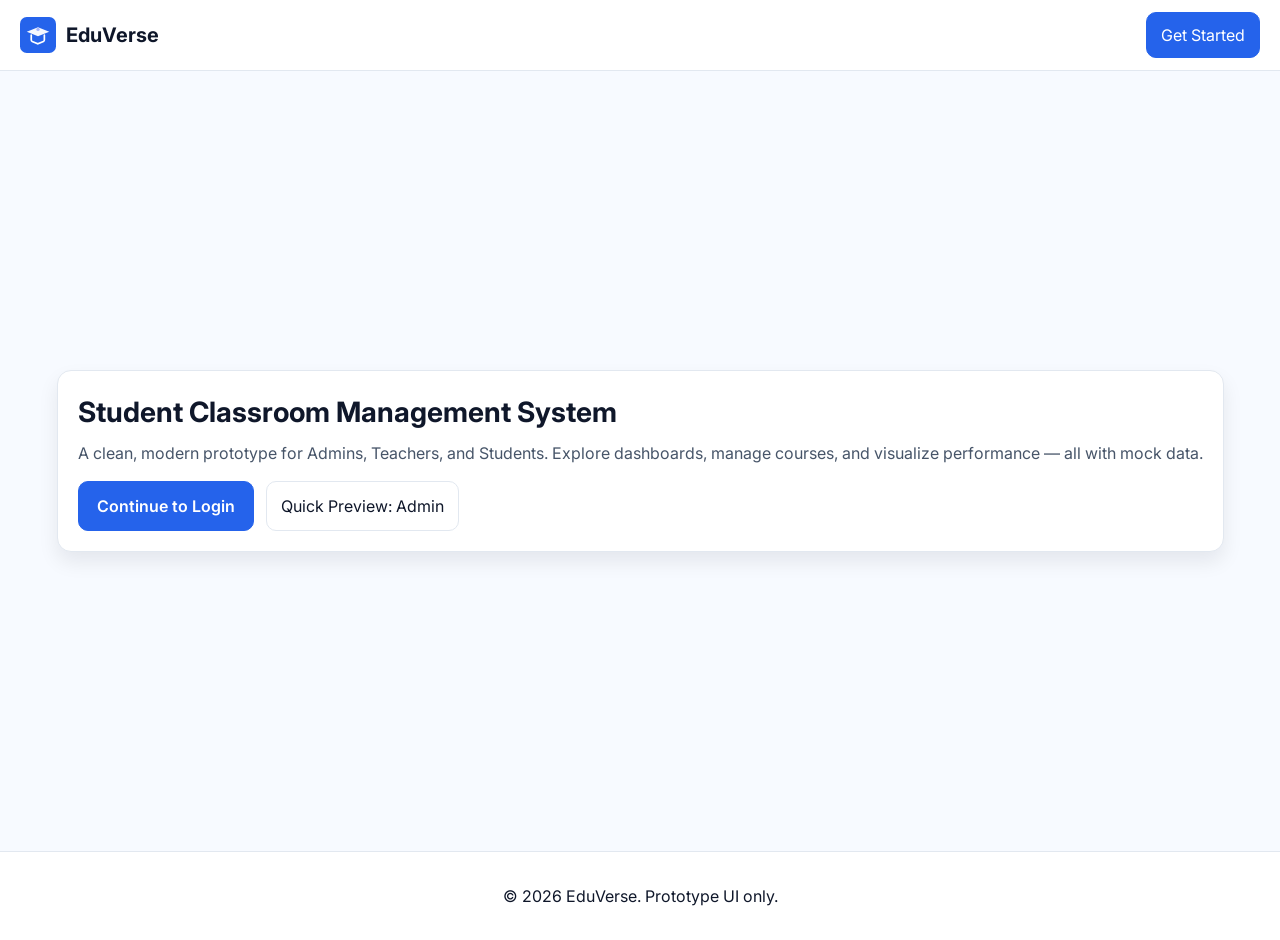
<file: index.html>
<!DOCTYPE html>
<html lang="en">
<head>
	<meta charset="UTF-8" />
	<meta name="viewport" content="width=device-width, initial-scale=1.0" />
	<title>EduVerse – Student Classroom Management</title>
	<link rel="stylesheet" href="/css/styles.css" />
	<link rel="preconnect" href="https://fonts.googleapis.com">
	<link rel="preconnect" href="https://fonts.gstatic.com" crossorigin>
	<link href="https://fonts.googleapis.com/css2?family=Inter:wght@400;500;600;700&display=swap" rel="stylesheet">
</head>
<body class="landing">
	<header class="site-header">
		<div class="brand">
			<img src="/assets/logo.svg" alt="EduVerse" class="logo" />
			<h1>EduVerse</h1>
		</div>
		<nav>
			<a class="btn primary" href="/pages/login.html" id="goLogin">Get Started</a>
		</nav>
	</header>

	<main class="hero">
		<section class="hero-content card elevate">
			<h2 class="headline">Student Classroom Management System</h2>
			<p class="subhead">A clean, modern prototype for Admins, Teachers, and Students. Explore dashboards, manage courses, and visualize performance — all with mock data.</p>
			<div class="cta-row">
				<a class="btn primary lg" href="/pages/login.html" id="ctaLogin">Continue to Login</a>
				<a class="btn ghost" href="/pages/admin-dashboard.html" id="ctaAdmin">Quick Preview: Admin</a>
			</div>
		</section>
	</main>

	<footer class="site-footer">
		<p>© <span id="year"></span> EduVerse. Prototype UI only.</p>
	</footer>

	<script src="/js/data.js"></script>
	<script src="/js/main.js"></script>
	<script>
		// Initialize landing behaviors
		document.getElementById('year').textContent = new Date().getFullYear();

		// Force reliable navigation using JS to avoid environments that preview raw code
		function toLogin(){ EduVerse.routeTo('/pages/login.html'); }
		document.getElementById('goLogin').addEventListener('click', (e)=>{ e.preventDefault(); toLogin(); });
		document.getElementById('ctaLogin').addEventListener('click', (e)=>{ e.preventDefault(); toLogin(); });
		document.getElementById('ctaAdmin').addEventListener('click', (e)=>{ e.preventDefault(); EduVerse.setUser({ id: 0, role: 'Admin', name: 'Administrator' }); EduVerse.routeTo('/pages/admin-dashboard.html'); });
	</script>
</body>
</html>
</file>
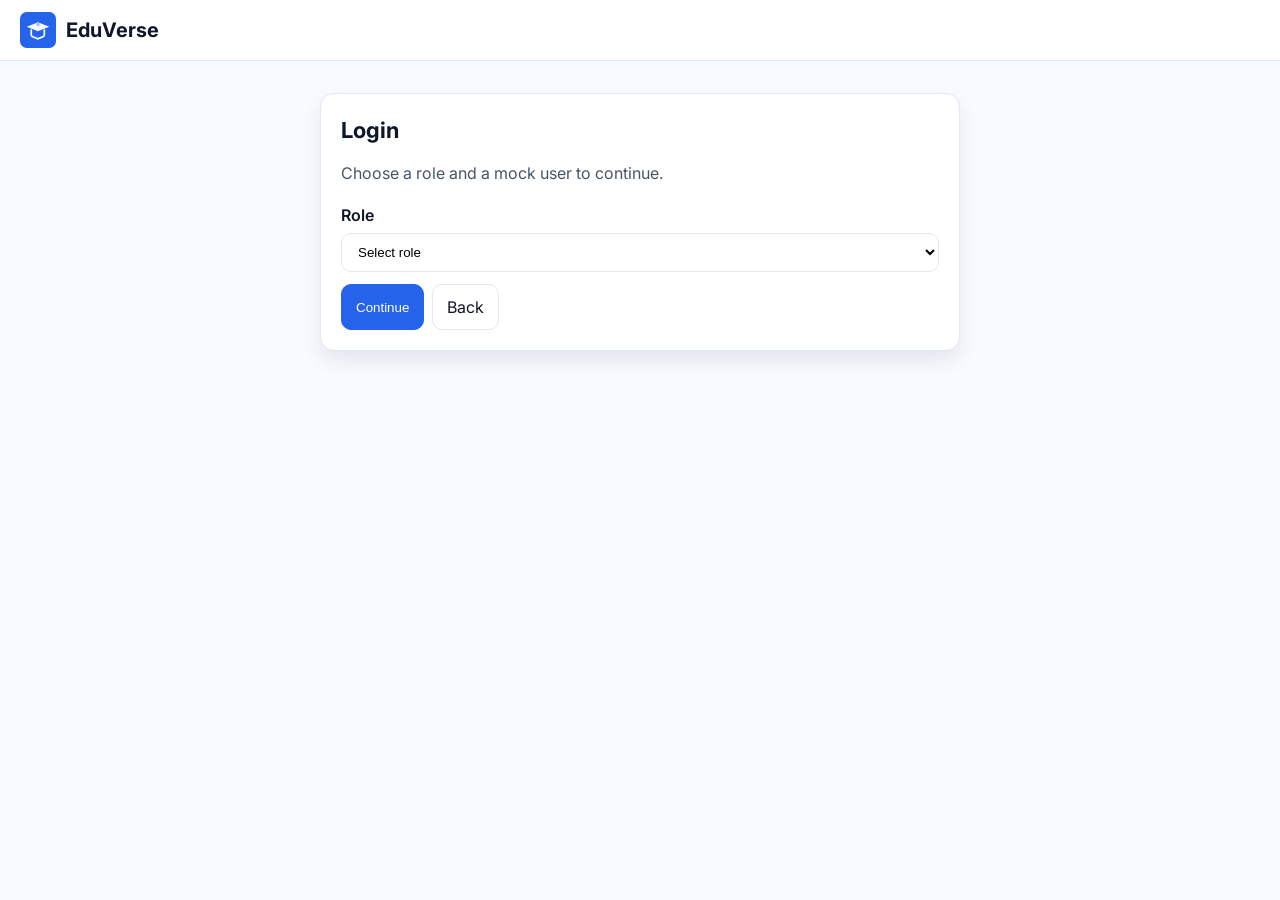
<file: pages/admin-dashboard.html>
<!DOCTYPE html>
<html lang="en">
<head>
	<meta charset="UTF-8" />
	<meta name="viewport" content="width=device-width, initial-scale=1.0" />
	<title>EduVerse – Admin Dashboard</title>
	<link rel="stylesheet" href="/css/styles.css" />
	<link rel="preconnect" href="https://fonts.googleapis.com">
	<link rel="preconnect" href="https://fonts.gstatic.com" crossorigin>
	<link href="https://fonts.googleapis.com/css2?family=Inter:wght@400;500;600;700&display=swap" rel="stylesheet">
</head>
<body>
	<div class="layout">
		<aside class="sidebar">
			<div class="brand" style="margin: 6px 6px 12px;">
				<img src="/assets/logo.svg" class="logo" alt="EduVerse" />
				<h1>EduVerse</h1>
			</div>
			<h3>Admin</h3>
			<nav class="menu">
				<a class="active" href="#">Dashboard</a>
				<a href="/pages/courses.html">Courses</a>
				<a href="/pages/materials.html">Reports</a>
				<a href="/pages/attendance.html">Schedule</a>
				<a href="/pages/login.html">Logout</a>
			</nav>
		</aside>
		<main class="content">
			<h2 class="page-title">Admin Console</h2>
			<p class="page-subtitle">Manage students, teachers, courses, and schedules.</p>

			<section class="stat-cards">
				<div class="stat-card">
					<p class="stat-title">Students</p>
					<p class="stat-value" id="scount">0</p>
					<div class="nav" style="margin-top:8px;">
						<a class="btn" href="#" id="gotoStudents">Manage</a>
					</div>
				</div>
				<div class="stat-card">
					<p class="stat-title">Teachers</p>
					<p class="stat-value" id="tcount">0</p>
					<div class="nav" style="margin-top:8px;">
						<a class="btn" href="#" id="gotoTeachers">Manage</a>
					</div>
				</div>
				<div class="stat-card">
					<p class="stat-title">Courses</p>
					<p class="stat-value" id="ccount">0</p>
					<div class="nav" style="margin-top:8px;">
						<a class="btn" href="./courses.html">Manage</a>
					</div>
				</div>
				<div class="stat-card">
					<p class="stat-title">Schedule</p>
					<p class="stat-value">Week</p>
					<div class="nav" style="margin-top:8px;">
						<a class="btn" href="./attendance.html">View</a>
					</div>
				</div>
			</section>

			<section class="card" style="margin-top:16px;">
				<h3 style="margin-top:0;">Quick Actions</h3>
				<div class="nav">
					<button class="btn" id="addStudent">Add Student</button>
					<button class="btn" id="addTeacher">Add Teacher</button>
					<button class="btn" id="addCourse">Add Course</button>
				</div>
			</section>
		</main>
	</div>

	<script src="/js/data.js"></script>
	<script src="/js/main.js"></script>
	<script>
		EduVerse.ensureRole('Admin');
		document.getElementById('scount').textContent = EduData.students.length;
		document.getElementById('tcount').textContent = EduData.teachers.length;
		document.getElementById('ccount').textContent = EduData.courses.length;

		document.getElementById('addStudent').onclick = () => EduVerse.showToast('Simulated: new student form', 'info');
		document.getElementById('addTeacher').onclick = () => EduVerse.showToast('Simulated: new teacher form', 'info');
		document.getElementById('addCourse').onclick = () => EduVerse.showToast('Simulated: new course form', 'info');
		document.getElementById('gotoStudents').onclick = () => EduVerse.routeTo('./courses.html#students');
		document.getElementById('gotoTeachers').onclick = () => EduVerse.routeTo('./courses.html#teachers');
	</script>
</body>
</html>
</file>
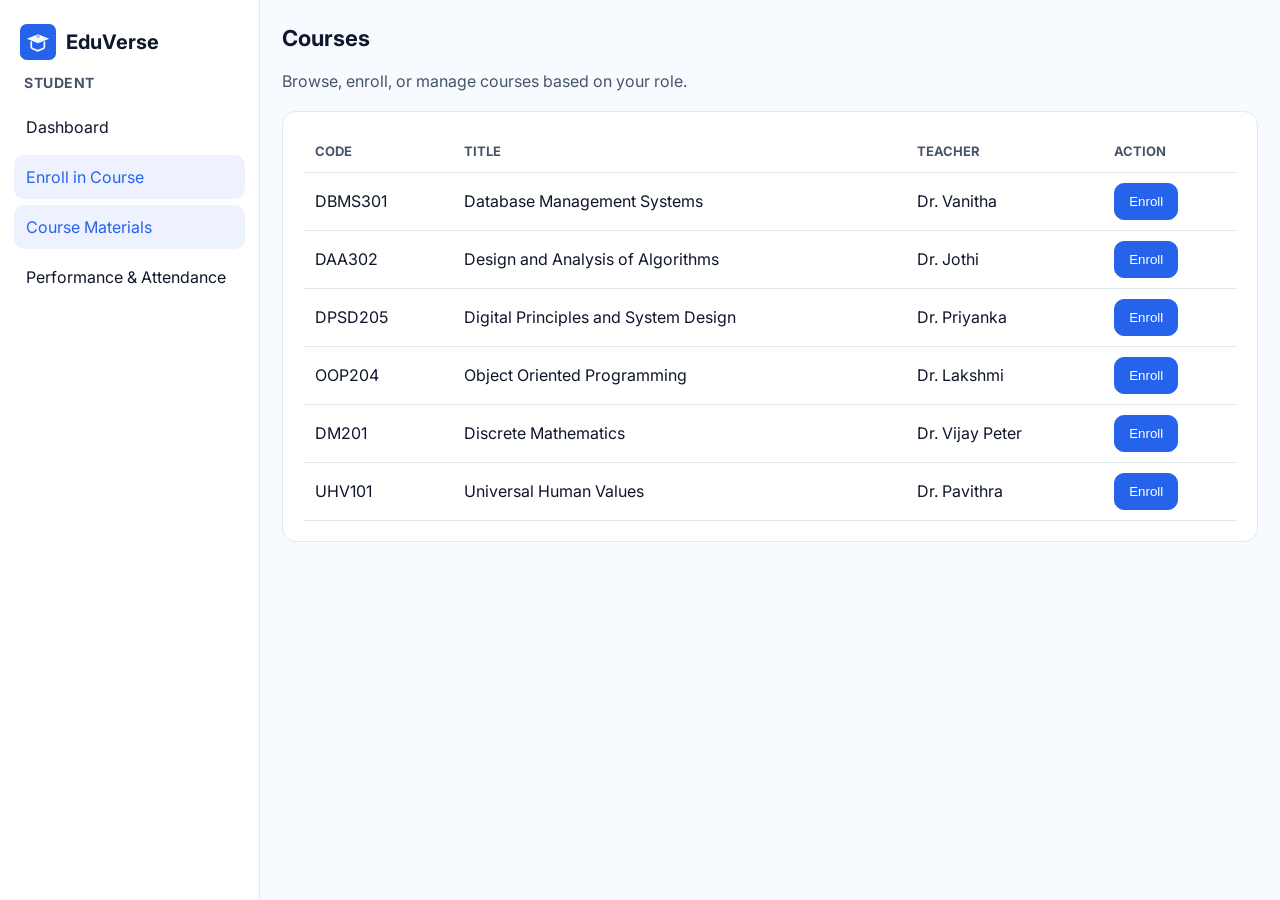
<file: pages/courses.html>
<!DOCTYPE html>
<html lang="en">
<head>
	<meta charset="UTF-8" />
	<meta name="viewport" content="width=device-width, initial-scale=1.0" />
	<title>EduVerse – Courses</title>
	<link rel="stylesheet" href="/css/styles.css" />
	<link rel="preconnect" href="https://fonts.googleapis.com">
	<link rel="preconnect" href="https://fonts.gstatic.com" crossorigin>
	<link href="https://fonts.googleapis.com/css2?family=Inter:wght@400;500;600;700&display=swap" rel="stylesheet">
</head>
<body>
	<div class="layout">
		<aside class="sidebar">
			<div class="brand" style="margin: 6px 6px 12px;">
				<img src="/assets/logo.svg" class="logo" alt="EduVerse" />
				<h1>EduVerse</h1>
			</div>
			<h3 id="roleTitle">Courses</h3>
			<nav class="menu" id="roleMenu"></nav>
		</aside>
		<main class="content">
			<h2 class="page-title">Courses</h2>
			<p class="page-subtitle">Browse, enroll, or manage courses based on your role.</p>

			<section class="card">
				<table>
					<thead><tr><th>Code</th><th>Title</th><th>Teacher</th><th>Action</th></tr></thead>
					<tbody id="courseTable"></tbody>
				</table>
			</section>

			<!-- Admin: Manage Students / Teachers -->
			<section class="grid cols-2" id="adminMgmt" style="margin-top:16px; display:none;">
				<div class="card">
					<h3 style="margin-top:0;">Manage Students</h3>
					<div class="nav" style="margin: 6px 0 10px;">
						<button class="btn primary" id="addStudentBtn">Add Student</button>
					</div>
					<table>
						<thead><tr><th>Name</th><th>Class</th><th>Attendance</th><th>Grade</th><th>Actions</th></tr></thead>
						<tbody id="studentsTable"></tbody>
					</table>
				</div>
				<div class="card">
					<h3 style="margin-top:0;">Manage Teachers</h3>
					<div class="nav" style="margin: 6px 0 10px;">
						<button class="btn primary" id="addTeacherBtn">Add Teacher</button>
					</div>
					<table>
						<thead><tr><th>Name</th><th>Department</th><th>Subject</th><th>Actions</th></tr></thead>
						<tbody id="teachersTable"></tbody>
					</table>
				</div>
			</section>

			<!-- Teacher: Performance Tracker -->
			<section class="card" id="teacherPerf" style="margin-top:16px; display:none;">
				<h3 style="margin-top:0;">Track Student Performance (Simulated)</h3>
				<table>
					<thead><tr><th>Student</th><th>Course</th><th>Grade</th></tr></thead>
					<tbody id="perfTable"></tbody>
				</table>
				<div class="nav" style="margin-top:10px;"><button class="btn primary" id="savePerf">Save</button></div>
			</section>
		</main>
	</div>

	<script src="../js/data.js"></script>
	<script src="../js/main.js"></script>
	<script>
		const user = EduVerse.getUser();
		const roleMenu = document.getElementById('roleMenu');
		const roleTitle = document.getElementById('roleTitle');
		const tableBody = document.getElementById('courseTable');

		function buildMenu(role){
			const m = [];
			if(role==='Student'){
				m.push(['./student-dashboard.html','Dashboard']);
				m.push(['./courses.html','Enroll in Course']);
				m.push(['./materials.html','Course Materials']);
				m.push(['./attendance.html','Performance & Attendance']);
			}else if(role==='Teacher'){
				m.push(['./teacher-dashboard.html','Dashboard']);
				m.push(['./materials.html','Upload Materials']);
				m.push(['./attendance.html','Mark Attendance']);
				m.push(['./courses.html','Track Performance']);
			}else{
				m.push(['./admin-dashboard.html','Dashboard']);
				m.push(['./courses.html','Courses']);
				m.push(['./materials.html','Reports']);
				m.push(['./attendance.html','Schedule']);
			}
			roleMenu.innerHTML = '';
			for(const [href,label] of m){
				const a = document.createElement('a'); a.href = href; a.textContent = label; if(label.includes('Course')) a.classList.add('active'); roleMenu.appendChild(a);
			}
		}

		function renderCoursesForRole(role){
			tableBody.innerHTML = '';
			const enrollments = user && user.role==='Student' ? EduData.listStudentEnrollments(user.id) : new Set();
			for(const c of EduData.courses){
				const tr = document.createElement('tr');
				const t = EduData.findTeacherById(c.teacherId);
				const actionCell = document.createElement('td');
				if(role==='Student'){
					const enrolled = enrollments.has(c.id);
					const btn = document.createElement('button');
					btn.className = 'btn ' + (enrolled ? '' : 'primary');
					btn.textContent = enrolled ? 'Unenroll' : 'Enroll';
					btn.onclick = () => {
						EduData.toggleEnrollment(user.id, c.id);
						EduVerse.showToast(enrolled ? 'Unenrolled' : 'Enrolled', 'success');
						renderCoursesForRole(role);
					};
					actionCell.appendChild(btn);
				}else if(role==='Admin'){
					const assign = document.createElement('select');
					for(const teacher of EduData.teachers){
						const opt = document.createElement('option'); opt.value = teacher.id; opt.textContent = teacher.name; if(teacher.id===c.teacherId) opt.selected=true; assign.appendChild(opt);
					}
					assign.onchange = () => { c.teacherId = Number(assign.value); EduVerse.showToast('Assigned (simulated)', 'info'); renderCoursesForRole(role); };
					actionCell.appendChild(assign);
				}else{
					actionCell.textContent = '-';
				}
				tr.innerHTML = `<td>${c.code}</td><td>${c.title}</td><td>${t?t.name:'-'}</td>`;
				tr.appendChild(actionCell);
				tableBody.appendChild(tr);
			}
		}

		// Admin management (simulated add/edit/delete using in-memory arrays)
		function initAdminMgmt(){
			const wrap = document.getElementById('adminMgmt');
			if((user && user.role)!=='Admin'){ wrap.style.display='none'; return; }
			wrap.style.display='grid';
			const sBody = document.getElementById('studentsTable');
			const tBody = document.getElementById('teachersTable');

			function renderStudents(){
				sBody.innerHTML = '';
				for(const s of EduData.students){
					const tr = document.createElement('tr');
					tr.innerHTML = `<td contenteditable="true">${s.name}</td><td contenteditable="true">${s.class}</td><td contenteditable="true">${s.attendance}</td><td contenteditable="true">${s.grade}</td>`;
					const actions = document.createElement('td');
					const del = document.createElement('button'); del.className='btn'; del.textContent='Delete'; del.onclick=()=>{ const i = EduData.students.indexOf(s); if(i>-1){ EduData.students.splice(i,1); renderStudents(); EduVerse.showToast('Deleted (simulated)','danger'); } };
					actions.appendChild(del); tr.appendChild(actions); sBody.appendChild(tr);
				}
			}
			function renderTeachers(){
				tBody.innerHTML = '';
				for(const t of EduData.teachers){
					const tr = document.createElement('tr');
					tr.innerHTML = `<td contenteditable="true">${t.name}</td><td contenteditable="true">${t.department}</td><td contenteditable="true">${t.subject}</td>`;
					const actions = document.createElement('td');
					const del = document.createElement('button'); del.className='btn'; del.textContent='Delete'; del.onclick=()=>{ const i = EduData.teachers.indexOf(t); if(i>-1){ EduData.teachers.splice(i,1); renderTeachers(); EduVerse.showToast('Deleted (simulated)','danger'); } };
					actions.appendChild(del); tr.appendChild(actions); tBody.appendChild(tr);
				}
			}
			document.getElementById('addStudentBtn').onclick = () => { EduData.students.push({ id: Date.now(), name: 'New Student', class: 'CSE-3B', attendance: 0, grade: 'N' }); renderStudents(); EduVerse.showToast('Added (simulated)','success'); };
			document.getElementById('addTeacherBtn').onclick = () => { EduData.teachers.push({ id: Date.now(), name: 'New Teacher', subject: 'Subject', department: 'Department' }); renderTeachers(); EduVerse.showToast('Added (simulated)','success'); };
			renderStudents();
			renderTeachers();
		}

		// Teacher performance tracker (simple editable grades table)
		function initTeacherPerf(){
			const wrap = document.getElementById('teacherPerf');
			if((user && user.role)!=='Teacher'){ wrap.style.display='none'; return; }
			wrap.style.display='block';
			const tbody = document.getElementById('perfTable');
			tbody.innerHTML = '';
			const myCourses = EduData.courses.filter(c=>c.teacherId===user.id);
			const course = myCourses[0];
			for(const s of EduData.students){
				const tr = document.createElement('tr');
				const grade = document.createElement('input'); grade.type='text'; grade.value = s.grade;
				tr.appendChild(Object.assign(document.createElement('td'),{textContent:s.name}));
				tr.appendChild(Object.assign(document.createElement('td'),{textContent:course?course.code:'-'}));
				const tdg = document.createElement('td'); tdg.appendChild(grade); tr.appendChild(tdg); tbody.appendChild(tr);
			}
			document.getElementById('savePerf').onclick = ()=> EduVerse.showToast('Grades saved (simulated)','success');
		}

		const role = (user && user.role) || 'Student';
		roleTitle.textContent = role;
		buildMenu(role);
		renderCoursesForRole(role);
		initAdminMgmt();
		initTeacherPerf();
	</script>
</body>
</html>
</file>
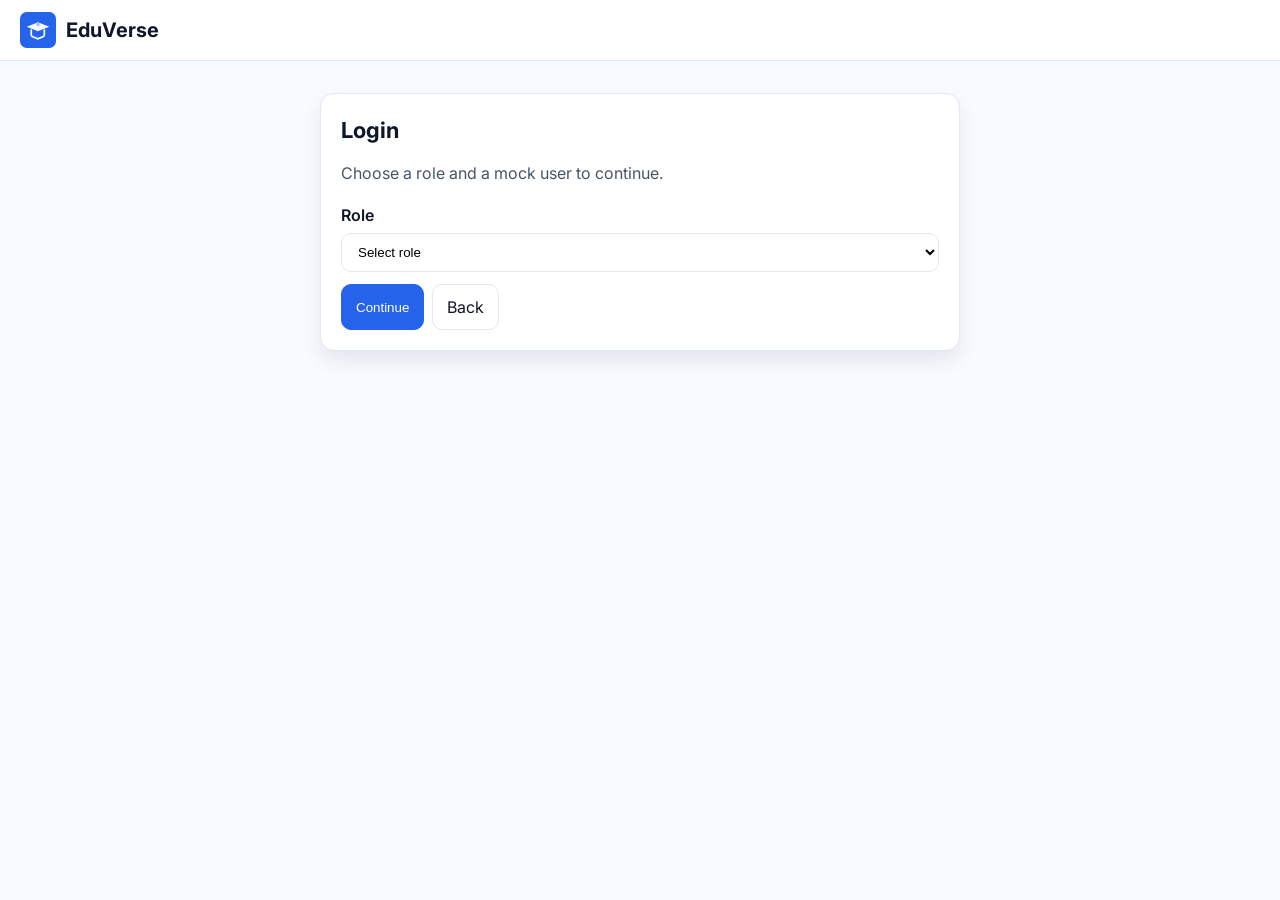
<file: pages/login.html>
<!DOCTYPE html>
<html lang="en">
<head>
	<meta charset="UTF-8" />
	<meta name="viewport" content="width=device-width, initial-scale=1.0" />
	<title>EduVerse – Login</title>
	<link rel="stylesheet" href="/css/styles.css" />
	<link rel="preconnect" href="https://fonts.googleapis.com">
	<link rel="preconnect" href="https://fonts.gstatic.com" crossorigin>
	<link href="https://fonts.googleapis.com/css2?family=Inter:wght@400;500;600;700&display=swap" rel="stylesheet">
</head>
<body>
	<header class="site-header">
		<div class="brand">
			<img src="/assets/logo.svg" class="logo" alt="EduVerse" />
			<h1>EduVerse</h1>
		</div>
	</header>

	<main class="container" style="padding: 32px 0;">
		<section class="card elevate" style="max-width: 640px; margin: 0 auto;">
			<h2 class="page-title">Login</h2>
			<p class="page-subtitle">Choose a role and a mock user to continue.</p>

			<form class="form" id="loginForm">
				<div class="field">
					<label for="role">Role</label>
					<select id="role" required>
						<option value="">Select role</option>
						<option>Student</option>
						<option>Teacher</option>
						<option>Admin</option>
					</select>
				</div>

				<div class="field" id="userPicker" style="display:none;">
					<label for="user">User</label>
					<select id="user"></select>
				</div>

				<div class="nav">
					<button type="submit" class="btn primary">Continue</button>
					<a href="../index.html" class="btn">Back</a>
				</div>
			</form>
		</section>
	</main>

	<script src="/js/data.js"></script>
	<script src="/js/main.js"></script>
	<script>
		const roleEl = document.getElementById('role');
		const userPicker = document.getElementById('userPicker');
		const userEl = document.getElementById('user');

		roleEl.addEventListener('change', () => {
			const role = roleEl.value;
			userEl.innerHTML = '';
			if (!role) { userPicker.style.display = 'none'; return; }
			userPicker.style.display = 'grid';
			let options = [];
			if (role === 'Student') {
				options = EduData.students.map(s => ({ id: s.id, name: s.name }));
			} else if (role === 'Teacher') {
				options = EduData.teachers.map(t => ({ id: t.id, name: t.name }));
			} else {
				options = [{ id: 0, name: 'Administrator' }];
			}
			for (const o of options) {
				const opt = document.createElement('option');
				opt.value = o.id;
				opt.textContent = o.name;
				userEl.appendChild(opt);
			}
		});

		document.getElementById('loginForm').addEventListener('submit', (e) => {
			e.preventDefault();
			const role = roleEl.value;
			const id = Number(userEl.value || 0);
			if (!role) { EduVerse.showToast('Please select a role', 'warn'); return; }
			let name = 'Administrator';
			if (role === 'Student') name = (EduData.students.find(s => s.id === id) || {}).name || 'Student';
			if (role === 'Teacher') name = (EduData.teachers.find(t => t.id === id) || {}).name || 'Teacher';
			EduVerse.setUser({ id, role, name });
			if (role === 'Student') EduVerse.routeTo('/pages/student-dashboard.html');
			if (role === 'Teacher') EduVerse.routeTo('/pages/teacher-dashboard.html');
			if (role === 'Admin') EduVerse.routeTo('/pages/admin-dashboard.html');
		});
	</script>
</body>
</html>
</file>
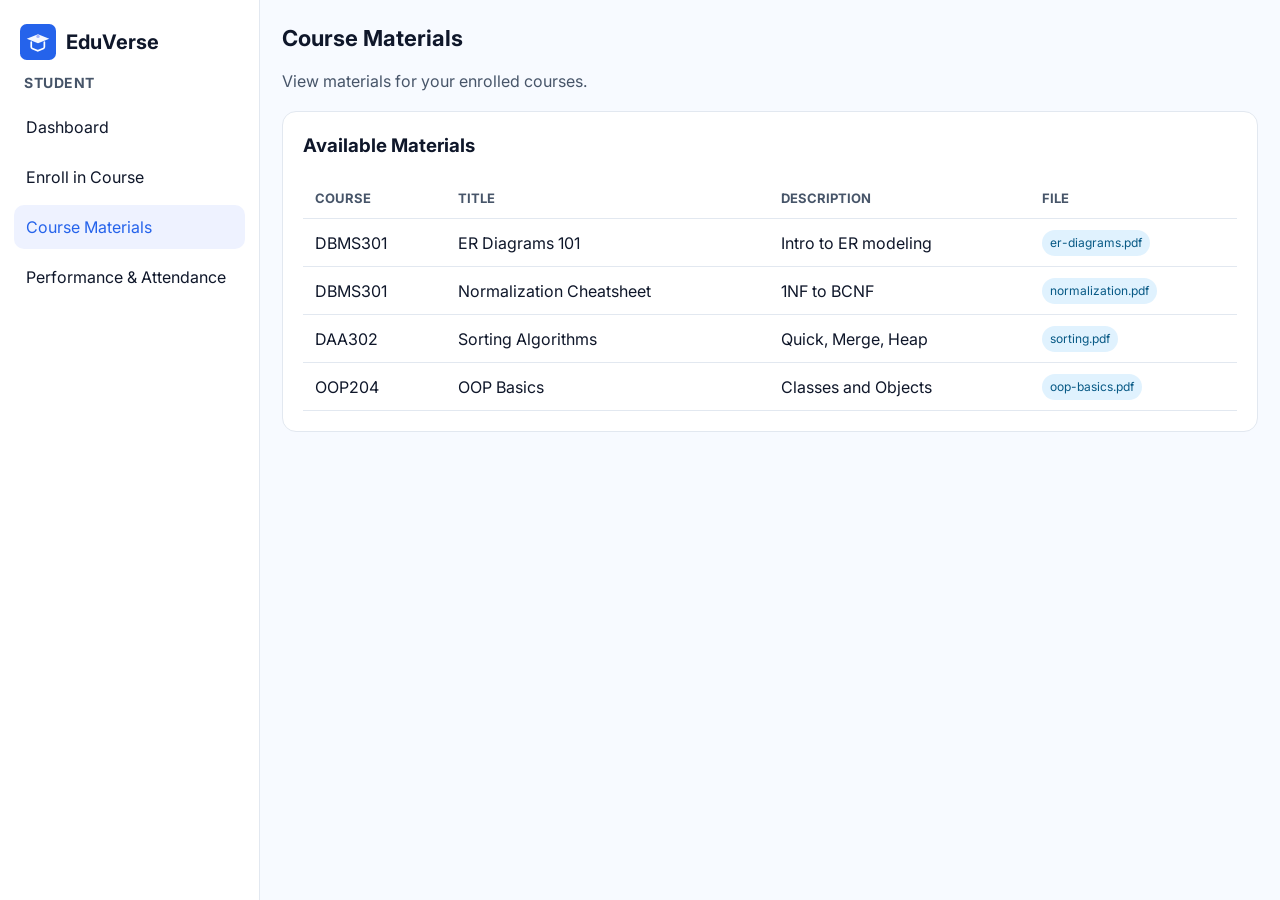
<file: pages/materials.html>
<!DOCTYPE html>
<html lang="en">
<head>
	<meta charset="UTF-8" />
	<meta name="viewport" content="width=device-width, initial-scale=1.0" />
	<title>EduVerse – Materials</title>
	<link rel="stylesheet" href="/css/styles.css" />
	<link rel="preconnect" href="https://fonts.googleapis.com">
	<link rel="preconnect" href="https://fonts.gstatic.com" crossorigin>
	<link href="https://fonts.googleapis.com/css2?family=Inter:wght@400;500;600;700&display=swap" rel="stylesheet">
</head>
<body>
	<div class="layout">
		<aside class="sidebar">
			<div class="brand" style="margin: 6px 6px 12px;">
				<img src="/assets/logo.svg" class="logo" alt="EduVerse" />
				<h1>EduVerse</h1>
			</div>
			<h3 id="roleTitle">Materials</h3>
			<nav class="menu" id="roleMenu"></nav>
		</aside>
		<main class="content">
			<h2 class="page-title" id="pageTitle">Materials</h2>
			<p class="page-subtitle" id="pageSubtitle"></p>

			<section class="card" id="uploadSection" style="display:none;">
				<h3 style="margin-top:0;">Upload Material (Simulated)</h3>
				<form class="form" id="uploadForm">
					<div class="field"><label>Course</label>
						<select id="courseSelect"></select>
					</div>
					<div class="field"><label>Title</label><input type="text" id="matTitle" required /></div>
					<div class="field"><label>Description</label><textarea id="matDesc" rows="3"></textarea></div>
					<div class="field"><label>File</label><input type="file" id="matFile" /></div>
					<button class="btn primary" type="submit">Upload</button>
				</form>
			</section>

			<section class="card" style="margin-top:16px;">
				<h3 style="margin-top:0;">Available Materials</h3>
				<table>
					<thead><tr><th>Course</th><th>Title</th><th>Description</th><th>File</th></tr></thead>
					<tbody id="matTable"></tbody>
				</table>
			</section>
		</main>
	</div>

	<script src="/js/data.js"></script>
	<script src="/js/main.js"></script>
	<script>
		const user = EduVerse.getUser();
		const role = (user && user.role) || 'Student';
		document.getElementById('roleTitle').textContent = role;
		const roleMenu = document.getElementById('roleMenu');
		const matTable = document.getElementById('matTable');
		const uploadSection = document.getElementById('uploadSection');
		const pageTitle = document.getElementById('pageTitle');
		const pageSubtitle = document.getElementById('pageSubtitle');

		function buildMenu(){
			const m = [];
			if(role==='Student'){
				m.push(['./student-dashboard.html','Dashboard']);
				m.push(['./courses.html','Enroll in Course']);
				m.push(['./materials.html','Course Materials']);
				m.push(['./attendance.html','Performance & Attendance']);
			}else if(role==='Teacher'){
				m.push(['./teacher-dashboard.html','Dashboard']);
				m.push(['./materials.html','Upload Materials']);
				m.push(['./attendance.html','Mark Attendance']);
				m.push(['./courses.html','Track Performance']);
			}else{
				m.push(['./admin-dashboard.html','Dashboard']);
				m.push(['./courses.html','Courses']);
				m.push(['./materials.html','Reports']);
				m.push(['./attendance.html','Schedule']);
			}
			roleMenu.innerHTML = '';
			for(const [href,label] of m){
				const a = document.createElement('a'); a.href = href; a.textContent = label; if(label.includes('Material')||label==='Reports') a.classList.add('active'); roleMenu.appendChild(a);
			}
		}

		function renderMaterials(){
			matTable.innerHTML = '';
			const enroll = (role==='Student' && user) ? EduData.listStudentEnrollments(user.id) : new Set(EduData.courses.map(c=>c.id));
			for(const c of EduData.courses){
				if(!enroll.has(c.id)) continue;
				const items = EduData.materialsByCourse[c.id] || [];
				for(const m of items){
					const tr = document.createElement('tr');
					tr.innerHTML = `<td>${c.code}</td><td>${m.title}</td><td>${m.description}</td><td><span class='badge info'>${m.file}</span></td>`;
					matTable.appendChild(tr);
				}
			}
		}

		function initUpload(){
			if(role!=='Teacher'){ uploadSection.style.display='none'; pageTitle.textContent='Course Materials'; pageSubtitle.textContent='View materials for your enrolled courses.'; return; }
			uploadSection.style.display='block'; pageTitle.textContent='Upload Materials'; pageSubtitle.textContent='Add resources for your classes (simulation).';
			const sel = document.getElementById('courseSelect');
			const mine = EduData.courses.filter(c=>c.teacherId===user.id);
			for(const c of mine){ const opt = document.createElement('option'); opt.value = c.id; opt.textContent = `${c.code} – ${c.title}`; sel.appendChild(opt); }
			document.getElementById('uploadForm').addEventListener('submit', (e)=>{
				e.preventDefault();
				const cid = Number(sel.value); const title = document.getElementById('matTitle').value.trim(); const desc = document.getElementById('matDesc').value.trim(); const file = document.getElementById('matFile').value.split('\\').pop() || 'uploaded.pdf';
				if(!title){ EduVerse.showToast('Title required','warn'); return; }
				EduData.materialsByCourse[cid] = EduData.materialsByCourse[cid] || [];
				EduData.materialsByCourse[cid].push({ id: 'm'+Math.random().toString(36).slice(2,7), title, description: desc, file });
				EduVerse.showToast('Uploaded (simulated)','success');
				renderMaterials();
				(e.target).reset();
			});
		}

		buildMenu();
		initUpload();
		renderMaterials();
	</script>
</body>
</html>
</file>
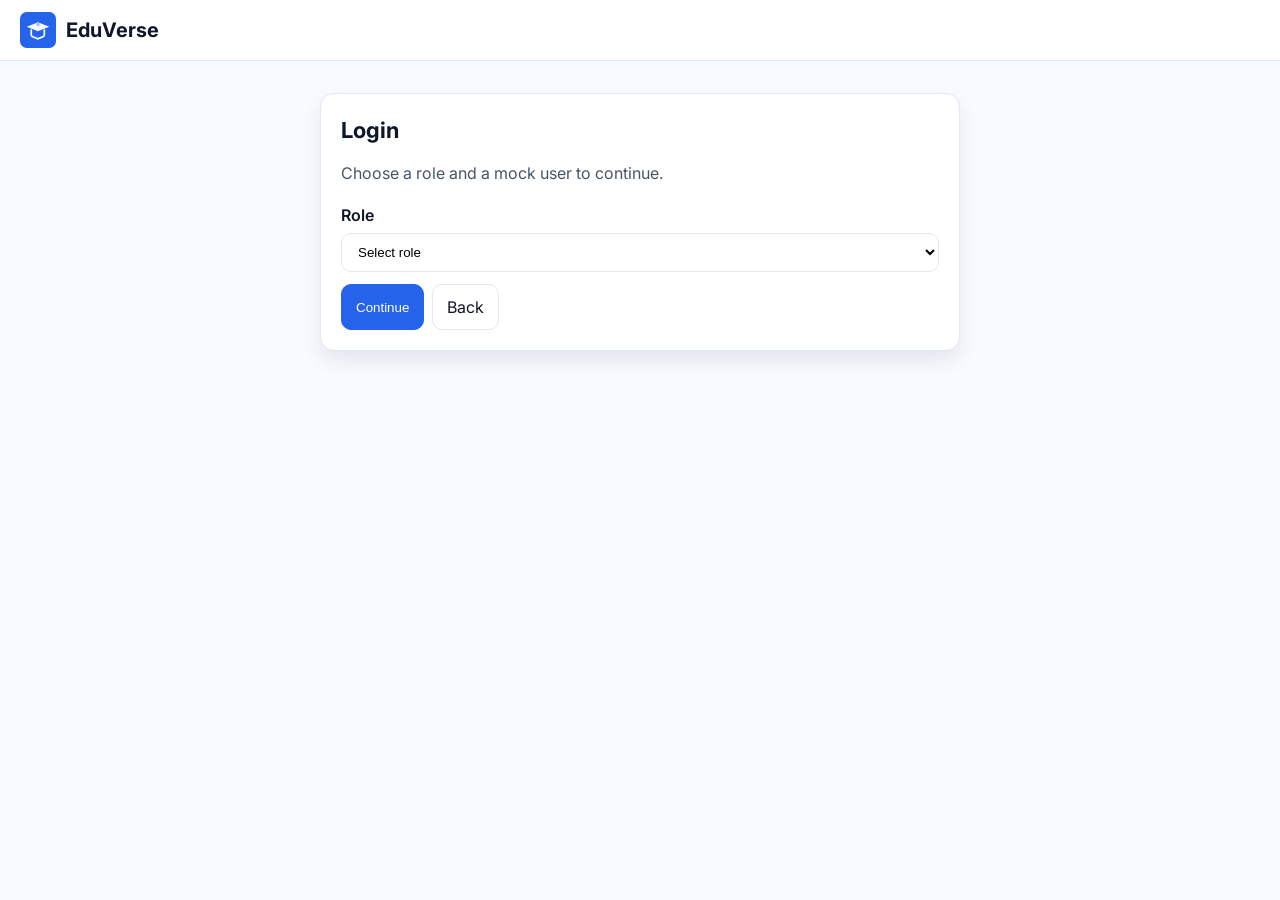
<file: pages/teacher-dashboard.html>
<!DOCTYPE html>
<html lang="en">
<head>
	<meta charset="UTF-8" />
	<meta name="viewport" content="width=device-width, initial-scale=1.0" />
	<title>EduVerse – Teacher Dashboard</title>
	<link rel="stylesheet" href="/css/styles.css" />
	<link rel="preconnect" href="https://fonts.googleapis.com">
	<link rel="preconnect" href="https://fonts.gstatic.com" crossorigin>
	<link href="https://fonts.googleapis.com/css2?family=Inter:wght@400;500;600;700&display=swap" rel="stylesheet">
</head>
<body>
	<div class="layout">
		<aside class="sidebar">
			<div class="brand" style="margin: 6px 6px 12px;">
				<img src="/assets/logo.svg" class="logo" alt="EduVerse" />
				<h1>EduVerse</h1>
			</div>
			<h3>Teacher</h3>
			<nav class="menu">
				<a class="active" href="#">Dashboard</a>
				<a href="/pages/materials.html">Upload Materials</a>
				<a href="/pages/attendance.html">Mark Attendance</a>
				<a href="/pages/courses.html">Track Performance</a>
				<a href="/pages/login.html">Logout</a>
			</nav>
		</aside>
		<main class="content">
			<h2 class="page-title">Welcome, <span id="teacherName"></span></h2>
			<p class="page-subtitle">Your assigned courses and quick actions.</p>

			<section class="card" style="margin-top:16px;">
				<h3 style="margin-top:0;">Assigned Courses</h3>
				<table>
					<thead><tr><th>Code</th><th>Title</th><th>Credits</th></tr></thead>
					<tbody id="tCourseRows"></tbody>
				</table>
			</section>
		</main>
	</div>

	<script src="/js/data.js"></script>
	<script src="/js/main.js"></script>
	<script>
		const user = EduVerse.ensureRole('Teacher');
		document.getElementById('teacherName').textContent = user.name;
		const myCourses = EduData.courses.filter(c => c.teacherId === user.id);
		const tbody = document.getElementById('tCourseRows');
		for (const c of myCourses) {
			const tr = document.createElement('tr');
			tr.innerHTML = `<td>${c.code}</td><td>${c.title}</td><td>${c.credits}</td>`;
			tbody.appendChild(tr);
		}
	</script>
</body>
</html>
</file>
<file: css/styles.css>
/* EduVerse Theme: light academic, Inter font, blue accents */
:root {
	--bg: #f7faff;
	--surface: #ffffff;
	--text: #0f172a;
	--muted: #475569;
	--primary: #2563eb;
	--primary-600: #1d4ed8;
	--accent: #06b6d4;
	--success: #16a34a;
	--warn: #f59e0b;
	--danger: #ef4444;
	--border: #e2e8f0;
	--shadow: 0 10px 20px rgba(2, 6, 23, 0.08);
}

* { box-sizing: border-box; }
html, body { height: 100%; }
body {
	margin: 0;
	font-family: 'Inter', system-ui, -apple-system, Segoe UI, Roboto, Arial, sans-serif;
	background: var(--bg);
	color: var(--text);
	line-height: 1.5;
}

.site-header, .site-footer {
	background: var(--surface);
	border-bottom: 1px solid var(--border);
}
.site-header { display: flex; align-items: center; justify-content: space-between; padding: 12px 20px; position: sticky; top: 0; z-index: 10; }
.site-footer { padding: 16px 20px; text-align: center; border-top: 1px solid var(--border); border-bottom: none; }

.brand { display: flex; align-items: center; gap: 10px; }
.brand .logo { width: 36px; height: 36px; }
.brand h1 { font-size: 20px; margin: 0; }

.landing .hero { display: grid; place-items: center; min-height: calc(100vh - 120px); padding: 24px; }
.card { background: var(--surface); border: 1px solid var(--border); border-radius: 14px; padding: 20px; }
.elevate { box-shadow: var(--shadow); }
.headline { margin: 0 0 8px; font-size: 28px; }
.subhead { margin: 0 0 16px; color: var(--muted); }
.cta-row { display: flex; gap: 12px; flex-wrap: wrap; }

.btn { display: inline-flex; align-items: center; gap: 8px; border: 1px solid var(--border); background: var(--surface); color: var(--text); padding: 10px 14px; border-radius: 10px; text-decoration: none; cursor: pointer; transition: transform .15s ease, box-shadow .15s ease, background .15s ease; }
.btn:hover { transform: translateY(-1px); box-shadow: var(--shadow); }
.btn.primary { background: var(--primary); color: #fff; border-color: var(--primary); }
.btn.primary:hover { background: var(--primary-600); }
.btn.ghost { background: transparent; }
.btn.lg { padding: 12px 18px; font-weight: 600; }

/* Layout helpers */
.container { width: min(1100px, 92%); margin: 0 auto; }
.grid { display: grid; gap: 16px; }
.grid.cols-2 { grid-template-columns: repeat(2, minmax(0, 1fr)); }
.grid.cols-3 { grid-template-columns: repeat(3, minmax(0, 1fr)); }

.nav { display: flex; gap: 8px; flex-wrap: wrap; }

/* Sidebar layout for role dashboards */
.layout {
	display: grid;
	grid-template-columns: 260px 1fr;
	min-height: 100vh;
}
.sidebar {
	background: var(--surface);
	border-right: 1px solid var(--border);
	padding: 18px 14px;
}
.sidebar h3 { margin: 6px 10px 12px; font-size: 14px; color: var(--muted); text-transform: uppercase; letter-spacing: .04em; }
.menu { display: flex; flex-direction: column; gap: 6px; }
.menu a { padding: 10px 12px; border-radius: 10px; text-decoration: none; color: var(--text); }
.menu a.active, .menu a:hover { background: #eef2ff; color: var(--primary); }

.content { padding: 22px; }
.page-title { margin: 0 0 14px; font-size: 22px; }
.page-subtitle { margin: 0 0 18px; color: var(--muted); }

/* Cards & tables */
.stat-cards { display: grid; grid-template-columns: repeat(auto-fit, minmax(220px, 1fr)); gap: 14px; }
.stat-card { padding: 16px; border-radius: 12px; border: 1px solid var(--border); background: var(--surface); box-shadow: var(--shadow); }
.stat-title { color: var(--muted); font-size: 12px; text-transform: uppercase; margin: 0 0 6px; }
.stat-value { font-size: 22px; font-weight: 700; margin: 0; }

table { width: 100%; border-collapse: collapse; }
th, td { padding: 10px 12px; border-bottom: 1px solid var(--border); text-align: left; }
thead th { font-size: 13px; color: var(--muted); text-transform: uppercase; }
tbody tr:hover { background: #f8fafc; }

/* Forms */
.form { display: grid; gap: 12px; max-width: 720px; }
.field { display: grid; gap: 6px; }
.field label { font-weight: 600; }
input[type="text"], input[type="file"], select, textarea { padding: 10px 12px; border: 1px solid var(--border); border-radius: 10px; background: #fff; }

/* Badges */
.badge { display: inline-block; padding: 4px 8px; border-radius: 999px; font-size: 12px; }
.badge.success { background: #dcfce7; color: #166534; }
.badge.warn { background: #fef3c7; color: #92400e; }
.badge.info { background: #e0f2fe; color: #075985; }

/* Responsive */
@media (max-width: 960px) {
	.layout { grid-template-columns: 1fr; }
	.sidebar { position: sticky; top: 0; z-index: 5; }
}
</file>
